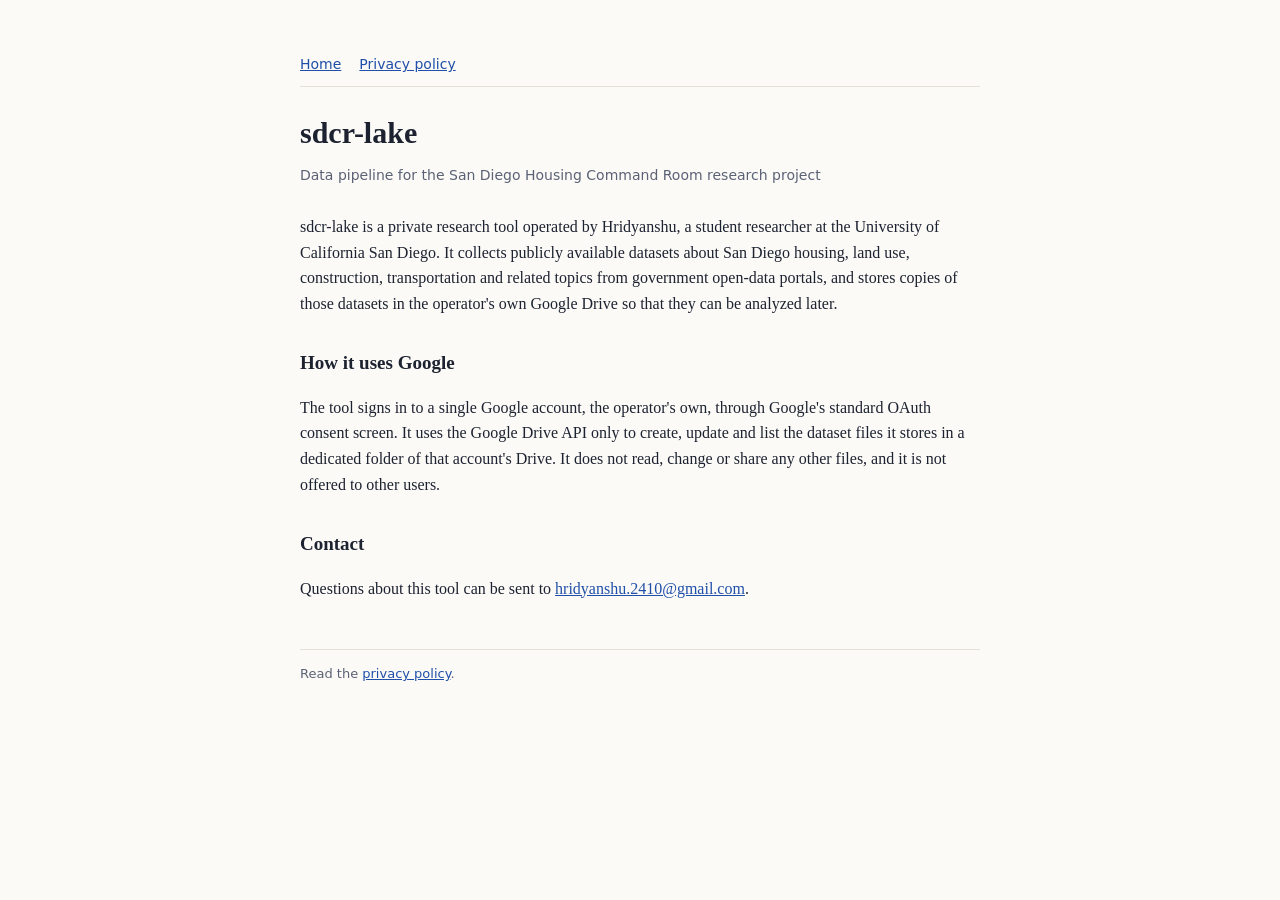
<file: index.html>
<!doctype html><html lang="en"><head><meta charset="utf-8"><meta name="viewport" content="width=device-width,initial-scale=1">
<title>sdcr-lake</title><link rel="stylesheet" href="style.css"></head><body><main>
<nav><a href="./">Home</a><a href="privacy.html">Privacy policy</a></nav>
<h1>sdcr-lake</h1>
<p class="meta">Data pipeline for the San Diego Housing Command Room research project</p>
<p>sdcr-lake is a private research tool operated by Hridyanshu, a student researcher at the University of California San Diego. It collects publicly available datasets about San Diego housing, land use, construction, transportation and related topics from government open-data portals, and stores copies of those datasets in the operator's own Google Drive so that they can be analyzed later.</p>
<h2>How it uses Google</h2>
<p>The tool signs in to a single Google account, the operator's own, through Google's standard OAuth consent screen. It uses the Google Drive API only to create, update and list the dataset files it stores in a dedicated folder of that account's Drive. It does not read, change or share any other files, and it is not offered to other users.</p>
<h2>Contact</h2>
<p>Questions about this tool can be sent to <a href="mailto:hridyanshu.2410@gmail.com">hridyanshu.2410@gmail.com</a>.</p>
<footer>Read the <a href="privacy.html">privacy policy</a>.</footer>
</main></body></html>
</file>
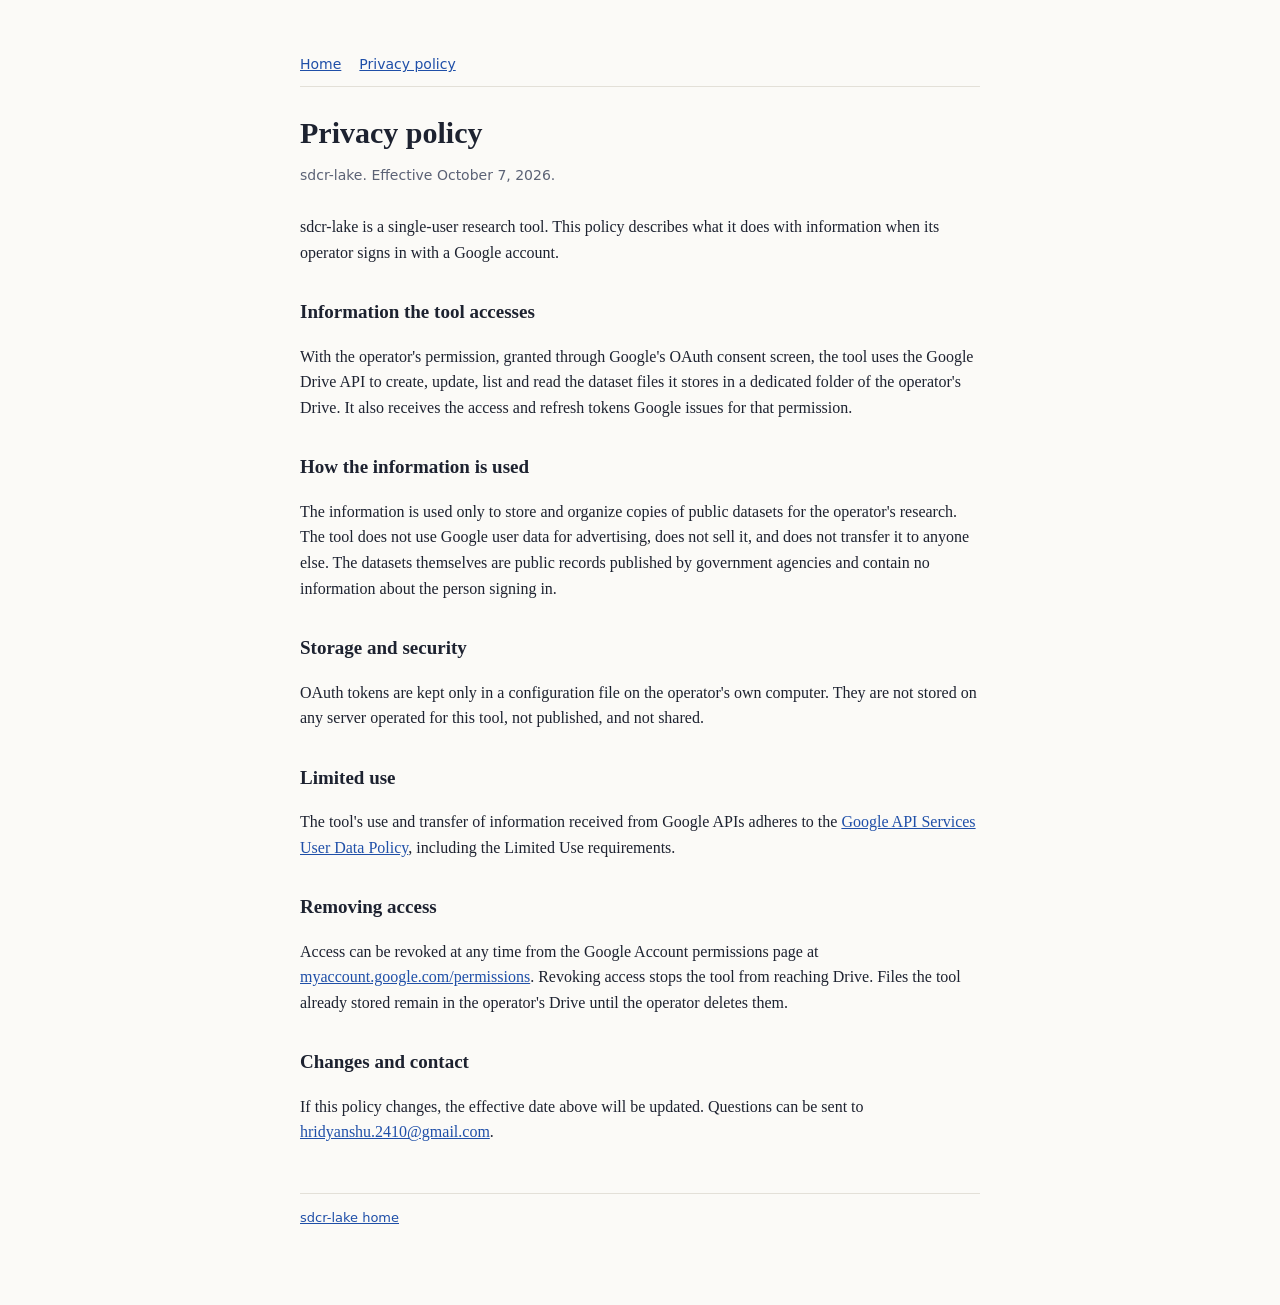
<file: privacy.html>
<!doctype html><html lang="en"><head><meta charset="utf-8"><meta name="viewport" content="width=device-width,initial-scale=1">
<title>sdcr-lake privacy policy</title><link rel="stylesheet" href="style.css"></head><body><main>
<nav><a href="./">Home</a><a href="privacy.html">Privacy policy</a></nav>
<h1>Privacy policy</h1>
<p class="meta">sdcr-lake. Effective October 7, 2026.</p>
<p>sdcr-lake is a single-user research tool. This policy describes what it does with information when its operator signs in with a Google account.</p>
<h2>Information the tool accesses</h2>
<p>With the operator's permission, granted through Google's OAuth consent screen, the tool uses the Google Drive API to create, update, list and read the dataset files it stores in a dedicated folder of the operator's Drive. It also receives the access and refresh tokens Google issues for that permission.</p>
<h2>How the information is used</h2>
<p>The information is used only to store and organize copies of public datasets for the operator's research. The tool does not use Google user data for advertising, does not sell it, and does not transfer it to anyone else. The datasets themselves are public records published by government agencies and contain no information about the person signing in.</p>
<h2>Storage and security</h2>
<p>OAuth tokens are kept only in a configuration file on the operator's own computer. They are not stored on any server operated for this tool, not published, and not shared.</p>
<h2>Limited use</h2>
<p>The tool's use and transfer of information received from Google APIs adheres to the <a href="https://developers.google.com/terms/api-services-user-data-policy">Google API Services User Data Policy</a>, including the Limited Use requirements.</p>
<h2>Removing access</h2>
<p>Access can be revoked at any time from the Google Account permissions page at <a href="https://myaccount.google.com/permissions">myaccount.google.com/permissions</a>. Revoking access stops the tool from reaching Drive. Files the tool already stored remain in the operator's Drive until the operator deletes them.</p>
<h2>Changes and contact</h2>
<p>If this policy changes, the effective date above will be updated. Questions can be sent to <a href="mailto:hridyanshu.2410@gmail.com">hridyanshu.2410@gmail.com</a>.</p>
<footer><a href="./">sdcr-lake home</a></footer>
</main></body></html>
</file>
<file: style.css>
:root{--bg:#fbfaf7;--fg:#1d2230;--mut:#5b6275;--line:#e3e0d8;--acc:#1f4fa8}
@media (prefers-color-scheme:dark){:root{--bg:#12151c;--fg:#e7e9ef;--mut:#9aa1b2;--line:#2a2f3b;--acc:#8fb0ff}}
*{box-sizing:border-box}body{margin:0;background:var(--bg);color:var(--fg);font:16px/1.6 Georgia,"Times New Roman",serif}
main{max-width:720px;margin:0 auto;padding:56px 20px 80px}
h1{font-size:30px;line-height:1.2;margin:0 0 8px}h2{font-size:19px;margin:32px 0 6px}
.meta{color:var(--mut);font:14px/1.5 system-ui,sans-serif;margin-bottom:28px}
nav{font:14px system-ui,sans-serif;border-bottom:1px solid var(--line);padding-bottom:14px;margin-bottom:28px}
nav a{margin-right:18px}a{color:var(--acc)}footer{margin-top:48px;padding-top:16px;border-top:1px solid var(--line);color:var(--mut);font:13px system-ui,sans-serif}
</file>
